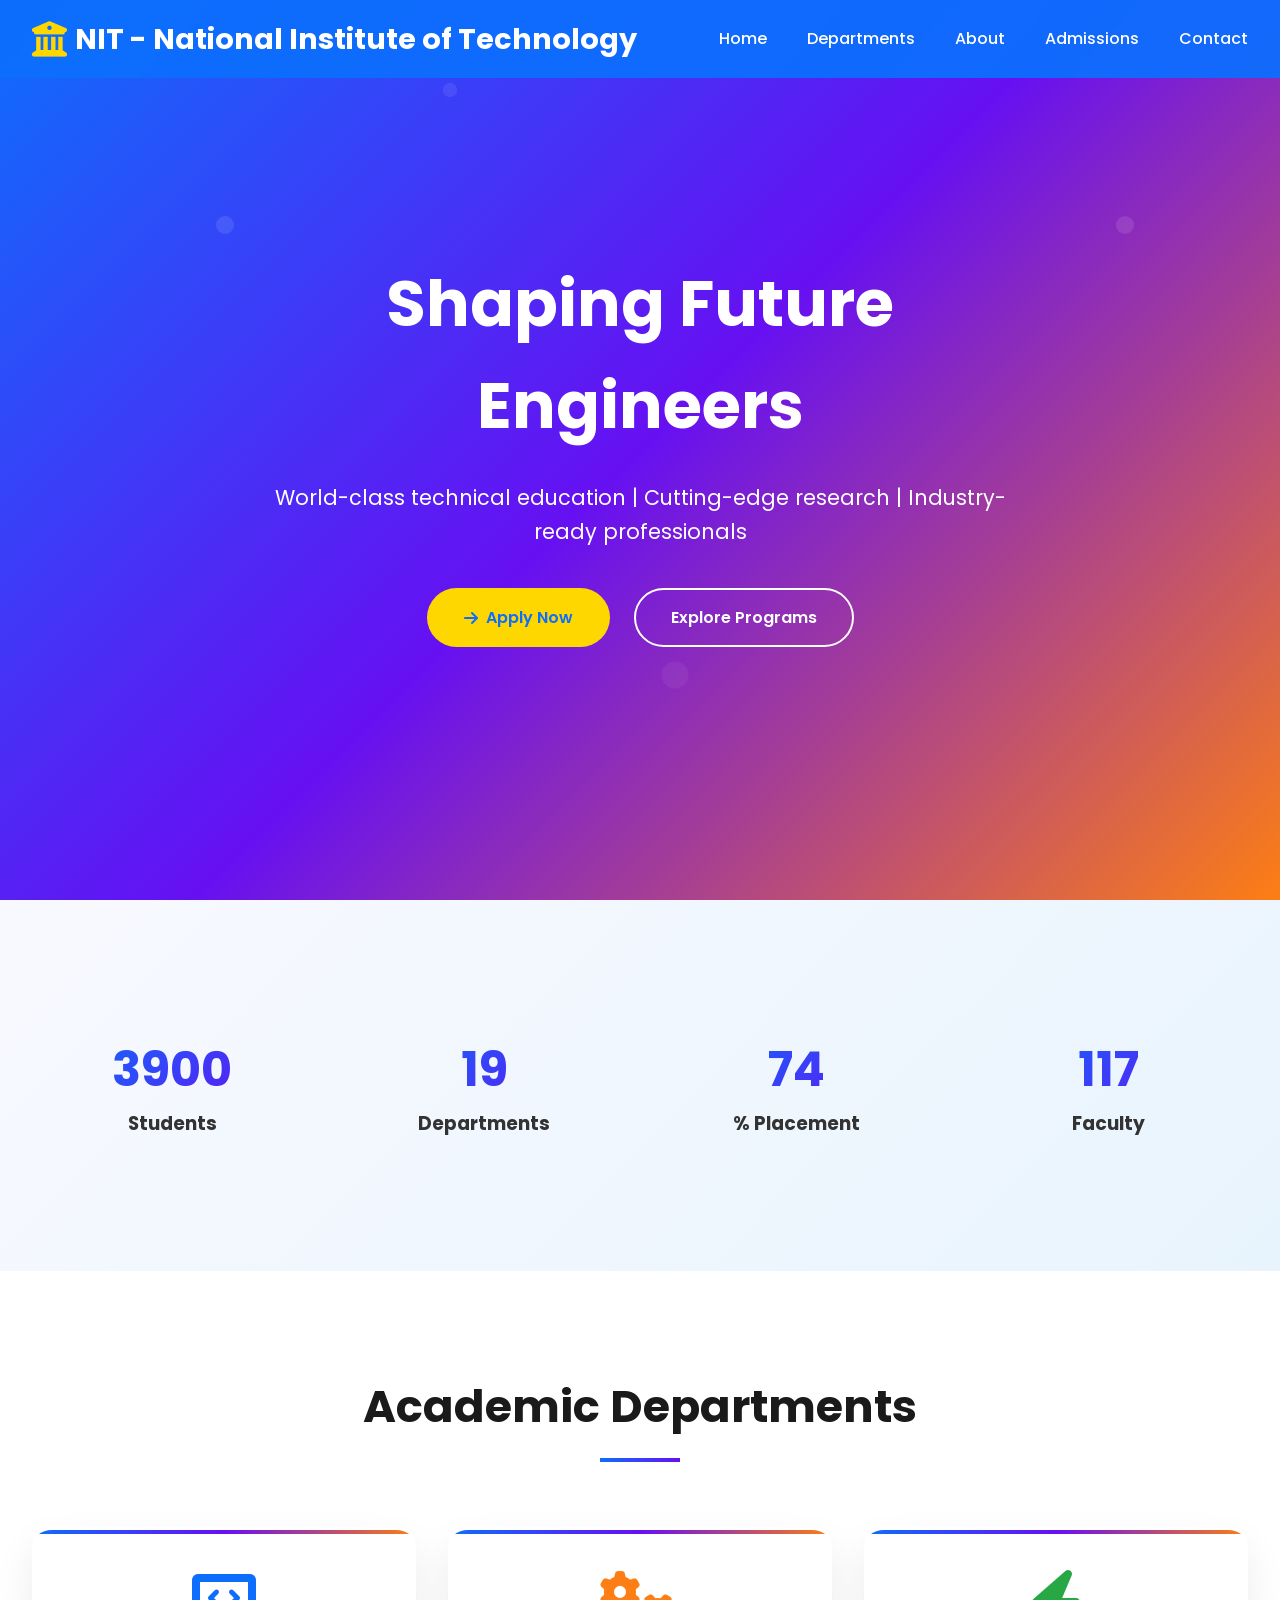
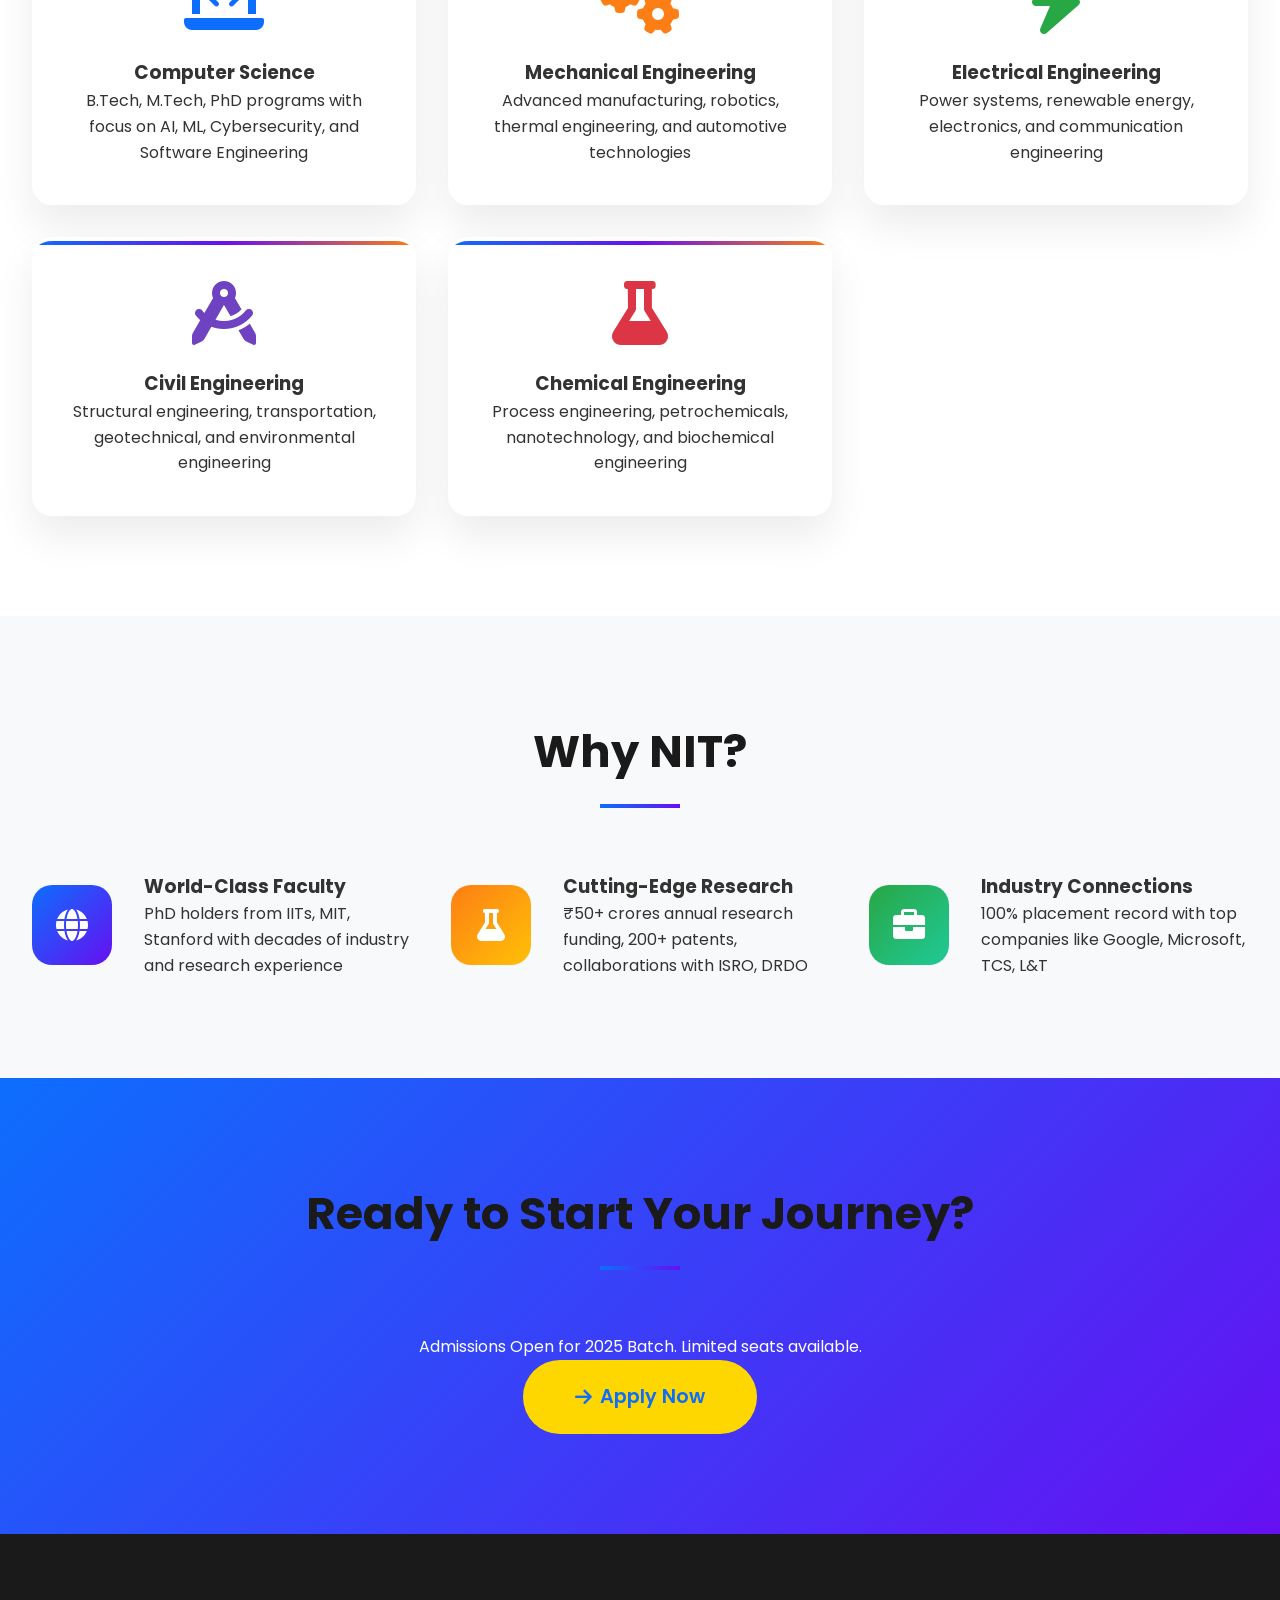
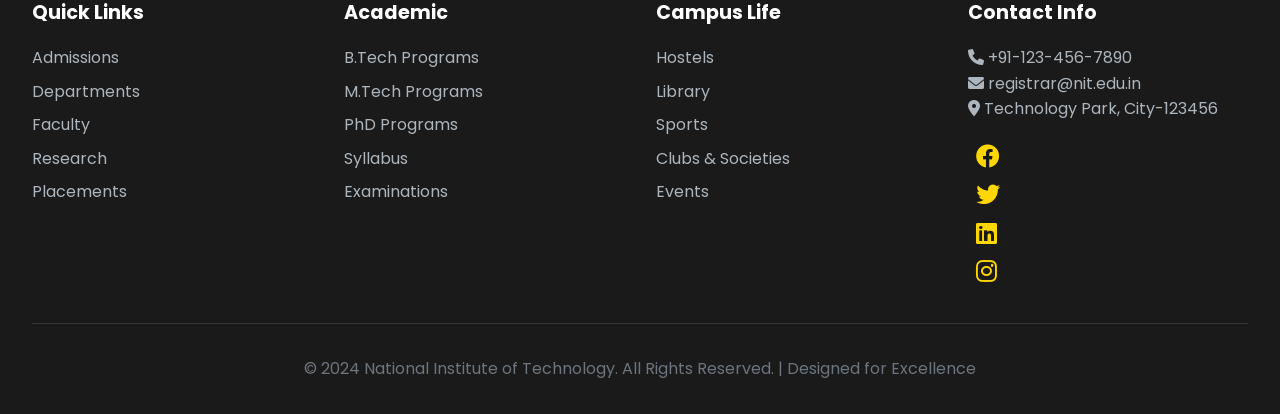
<file: academic.html>
<!DOCTYPE html>
<html lang="en">
<head>
    <meta charset="UTF-8">
    <meta name="viewport" content="width=device-width, initial-scale=1.0">
    <title>National Institute of Technology - Excellence in Engineering & Technology</title>
    <meta name="description" content="Premier technical institute offering world-class engineering education, research, and innovation.">
    <link href="https://cdnjs.cloudflare.com/ajax/libs/font-awesome/6.0.0/css/all.min.css" rel="stylesheet">
    <link href="https://fonts.googleapis.com/css2?family=Poppins:wght@300;400;500;600;700&display=swap" rel="stylesheet">
    <style>
        * {
            margin: 0;
            padding: 0;
            box-sizing: border-box;
        }

        body {
            font-family: 'Poppins', sans-serif;
            line-height: 1.6;
            color: #333;
            overflow-x: hidden;
        }

        /* Header */
        header {
            background: rgba(13, 110, 253, 0.95);
            color: white;
            padding: 1rem 0;
            position: fixed;
            width: 100%;
            top: 0;
            z-index: 1000;
            backdrop-filter: blur(10px);
            transition: all 0.3s ease;
        }

        nav {
            max-width: 1400px;
            margin: 0 auto;
            display: flex;
            justify-content: space-between;
            align-items: center;
            padding: 0 2rem;
        }

        .logo {
            font-size: 1.8rem;
            font-weight: 700;
            display: flex;
            align-items: center;
            gap: 0.5rem;
        }

        .logo i {
            font-size: 2.2rem;
            color: #ffd700;
        }

        .nav-links {
            display: flex;
            list-style: none;
            gap: 2.5rem;
        }

        .nav-links a {
            color: white;
            text-decoration: none;
            font-weight: 500;
            transition: all 0.3s;
            position: relative;
        }

        .nav-links a::after {
            content: '';
            position: absolute;
            width: 0;
            height: 2px;
            bottom: -5px;
            left: 0;
            background: #ffd700;
            transition: width 0.3s;
        }

        .nav-links a:hover::after {
            width: 100%;
        }

        .nav-links a:hover {
            color: #ffd700;
        }

        .hamburger {
            display: none;
            flex-direction: counter;
            cursor: pointer;
        }

        .hamburger span {
            width: 25px;
            height: 3px;
            background: white;
            margin: 3px 0;
            transition: 0.3s;
        }

        /* Hero Section */
        .hero {
            background: linear-gradient(135deg, #0d6efd 0%, #6610f2 50%, #fd7e14 100%);
            height: 100vh;
            display: flex;
            align-items: center;
            justify-content: center;
            text-align: center;
            color: white;
            position: relative;
            overflow: hidden;
        }

        .hero::before {
            content: '';
            position: absolute;
            top: 0;
            left: 0;
            right: 0;
            bottom: 0;
            background: url('data:image/svg+xml,<svg xmlns="http://www.w3.org/2000/svg" viewBox="0 0 100 100"><defs><pattern id="grain" width="100" height="100" patternUnits="userSpaceOnUse"><circle cx="25" cy="25" r="1" fill="%23ffffff" opacity="0.1"/><circle cx="75" cy="75" r="1.5" fill="%23ffffff" opacity="0.05"/><circle cx="50" cy="10" r="0.8" fill="%23ffffff" opacity="0.08"/></pattern></defs><rect width="100" height="100" fill="url(%23grain)"/></svg>');
            animation: float 20s ease-in-out infinite;
        }

        .hero-content {
            max-width: 800px;
            padding: 0 2rem;
            position: relative;
            z-index: 2;
        }

        .hero h1 {
            font-size: 4rem;
            font-weight: 700;
            margin-bottom: 1.5rem;
            animation: fadeInUp 1s ease;
        }

        .hero p {
            font-size: 1.3rem;
            margin-bottom: 2.5rem;
            animation: fadeInUp 1s ease 0.2s both;
        }

        .hero-buttons {
            display: flex;
            gap: 1.5rem;
            justify-content: center;
            flex-wrap: wrap;
            animation: fadeInUp 1s ease 0.4s both;
        }

        .btn {
            padding: 15px 35px;
            border-radius: 50px;
            text-decoration: none;
            font-weight: 600;
            transition: all 0.3s;
            border: 2px solid transparent;
            display: inline-flex;
            align-items: center;
            gap: 0.5rem;
        }

        .btn-primary {
            background: #ffd700;
            color: #0d6efd;
        }

        .btn-primary:hover {
            background: transparent;
            color: #ffd700;
            border-color: #ffd700;
            transform: translateY(-3px);
        }

        .btn-secondary {
            background: transparent;
            color: white;
            border-color: white;
        }

        .btn-secondary:hover {
            background: white;
            color: #0d6efd;
            transform: translateY(-3px);
        }

        /* Container */
        .container {
            max-width: 1400px;
            margin: 0 auto;
            padding: 0 2rem;
        }

        section {
            padding: 100px 0;
        }

        h2 {
            text-align: center;
            font-size: 2.8rem;
            font-weight: 700;
            margin-bottom: 4rem;
            color: #1a1a1a;
        }

        h2::after {
            content: '';
            display: block;
            width: 80px;
            height: 4px;
            background: linear-gradient(90deg, #0d6efd, #6610f2);
            margin: 1rem auto 0;
        }

        /* Stats Section */
        .stats {
            background: linear-gradient(135deg, #f8f9ff 0%, #e8f4fd 100%);
        }

        .stats-grid {
            display: grid;
            grid-template-columns: repeat(auto-fit, minmax(250px, 1fr));
            gap: 2rem;
            text-align: center;
        }

        .stat {
            padding: 2rem;
        }

        .stat-number {
            font-size: 3.5rem;
            font-weight: 700;
            background: linear-gradient(135deg, #0d6efd, #6610f2);
            -webkit-background-clip: text;
            -webkit-text-fill-color: transparent;
            background-clip: text;
            display: block;
        }

        /* Departments */
        .departments-grid {
            display: grid;
            grid-template-columns: repeat(auto-fit, minmax(320px, 1fr));
            gap: 2rem;
        }

        .department-card {
            background: white;
            border-radius: 20px;
            padding: 2.5rem;
            text-align: center;
            box-shadow: 0 20px 40px rgba(0,0,0,0.08);
            transition: all 0.4s ease;
            border-top: 4px solid transparent;
            position: relative;
            overflow: hidden;
        }

        .department-card::before {
            content: '';
            position: absolute;
            top: 0;
            left: 0;
            right: 0;
            height: 4px;
            background: linear-gradient(90deg, #0d6efd, #6610f2, #fd7e14);
        }

        .department-card:hover {
            transform: translateY(-15px);
            box-shadow: 0 30px 60px rgba(0,0,0,0.15);
        }

        .dept-icon {
            font-size: 4rem;
            margin-bottom: 1.5rem;
            display: block;
        }

        .computer { color: #0d6efd; }
        .mechanical { color: #fd7e14; }
        .electrical { color: #28a745; }
        .civil { color: #6f42c1; }
        .chemical { color: #dc3545; }

        /* Features */
        .features {
            background: #f8f9fa;
        }

        .features-grid {
            display: grid;
            grid-template-columns: repeat(auto-fit, minmax(300px, 1fr));
            gap: 2.5rem;
        }

        .feature {
            display: flex;
            align-items: center;
            gap: 2rem;
        }

        .feature-icon {
            width: 80px;
            height: 80px;
            border-radius: 20px;
            display: flex;
            align-items: center;
            justify-content: center;
            font-size: 2rem;
            color: white;
            flex-shrink: 0;
        }

        .feature-worldclass { background: linear-gradient(135deg, #0d6efd, #6610f2); }
        .feature-research { background: linear-gradient(135deg, #fd7e14, #ffc107); }
        .feature-industry { background: linear-gradient(135deg, #28a745, #20c997); }

        /* CTA Section */
        .cta {
            background: linear-gradient(135deg, #0d6efd 0%, #6610f2 100%);
            color: white;
            text-align: center;
        }

        .cta-content {
            max-width: 800px;
            margin: 0 auto;
        }

        /* Footer */
        footer {
            background: #1a1a1a;
            color: #adb5bd;
            padding: 4rem 0 2rem;
        }

        .footer-content {
            display: grid;
            grid-template-columns: repeat(auto-fit, minmax(250px, 1fr));
            gap: 2rem;
            margin-bottom: 2rem;
        }

        .footer-section h3 {
            color: white;
            margin-bottom: 1rem;
            font-size: 1.2rem;
        }

        .footer-section a {
            color: #adb5bd;
            text-decoration: none;
            display: block;
            margin-bottom: 0.5rem;
            transition: color 0.3s;
        }

        .footer-section a:hover {
            color: #ffd700;
        }

        .footer-bottom {
            border-top: 1px solid #333;
            padding-top: 2rem;
            text-align: center;
            color: #6c757d;
        }

        /* Animations */
        @keyframes fadeInUp {
            from {
                opacity: 0;
                transform: translateY(40px);
            }
            to {
                opacity: 1;
                transform: translateY(0);
            }
        }

        @keyframes float {
            0%, 100% { transform: translateY(0px); }
            50% { transform: translateY(-10px); }
        }

        /* Responsive */
        @media (max-width: 768px) {
            .hamburger {
                display: flex;
            }

            .nav-links {
                display: none;
                position: absolute;
                top: 100%;
                left: 0;
                width: 100%;
                background: rgba(13, 110, 253, 0.98);
                flex-direction: column;
                padding: 2rem;
                gap: 1rem;
            }

            .nav-links.active {
                display: flex;
            }

            .hero h1 {
                font-size: 2.5rem;
            }

            .hero-buttons {
                flex-direction: column;
                align-items: center;
            }

            .features-grid,
            .departments-grid {
                grid-template-columns: 1fr;
            }

            .feature {
                flex-direction: column;
                text-align: center;
            }
        }

        /* Counter Animation */
        .counter {
            font-size: 3rem !important;
        }
    </style>
</head>
<body>
    <!-- Header -->
    <header>
        <nav>
            <div class="logo">
                <i class="fas fa-university"></i>
                NIT - National Institute of Technology
            </div>
            <ul class="nav-links" id="navLinks">
                <li><a href="#home">Home</a></li>
                <li><a href="#departments">Departments</a></li>
                <li><a href="#about">About</a></li>
                <li><a href="#admissions">Admissions</a></li>
                <li><a href="#contact">Contact</a></li>
            </ul>
            <div class="hamburger" onclick="toggleMenu()">
                <span></span>
                <span></span>
                <span></span>
            </div>
        </nav>
    </header>

    <!-- Hero Section -->
    <section id="home" class="hero">
        <div class="hero-content">
            <h1>Shaping Future Engineers</h1>
            <p>World-class technical education | Cutting-edge research | Industry-ready professionals</p>
            <div class="hero-buttons">
                <a href="#admissions" class="btn btn-primary">
                    <i class="fas fa-arrow-right"></i>
                    Apply Now
                </a>
                <a href="#departments" class="btn btn-secondary">
                    Explore Programs
                </a>
            </div>
        </div>
    </section>

    <!-- Stats Section -->
    <section class="stats">
        <div class="container">
            <div class="stats-grid">
                <div class="stat">
                    <span class="stat-number counter" data-target="5000">0</span>
                    <h3>Students</h3>
                </div>
                <div class="stat">
                    <span class="stat-number counter" data-target="25">0</span>
                    <h3>Departments</h3>
                </div>
                <div class="stat">
                    <span class="stat-number counter" data-target="95">0</span>
                    <h3>% Placement</h3>
                </div>
                <div class="stat">
                    <span class="stat-number counter" data-target="150">0</span>
                    <h3>Faculty</h3>
                </div>
            </div>
        </div>
    </section>

    <!-- Departments Section -->
    <section id="departments">
        <div class="container">
            <h2>Academic Departments</h2>
            <div class="departments-grid">
                <div class="department-card">
                    <i class="fas fa-laptop-code dept-icon computer"></i>
                    <h3>Computer Science</h3>
                    <p>B.Tech, M.Tech, PhD programs with focus on AI, ML, Cybersecurity, and Software Engineering</p>
                </div>
                <div class="department-card">
                    <i class="fas fa-cogs dept-icon mechanical"></i>
                    <h3>Mechanical Engineering</h3>
                    <p>Advanced manufacturing, robotics, thermal engineering, and automotive technologies</p>
                </div>
                <div class="department-card">
                    <i class="fas fa-bolt dept-icon electrical"></i>
                    <h3>Electrical Engineering</h3>
                    <p>Power systems, renewable energy, electronics, and communication engineering</p>
                </div>
                <div class="department-card">
                    <i class="fas fa-drafting-compass dept-icon civil"></i>
                    <h3>Civil Engineering</h3>
                    <p>Structural engineering, transportation, geotechnical, and environmental engineering</p>
                </div>
                <div class="department-card">
                    <i class="fas fa-flask dept-icon chemical"></i>
                    <h3>Chemical Engineering</h3>
                    <p>Process engineering, petrochemicals, nanotechnology, and biochemical engineering</p>
                </div>
            </div>
        </div>
    </section>

    <!-- Features Section -->
    <section id="about" class="features">
        <div class="container">
            <h2>Why NIT?</h2>
            <div class="features-grid">
                <div class="feature">
                    <div class="feature-icon feature-worldclass">
                        <i class="fas fa-globe"></i>
                    </div>
                    <div>
                        <h3>World-Class Faculty</h3>
                        <p>PhD holders from IITs, MIT, Stanford with decades of industry and research experience</p>
                    </div>
                </div>
                <div class="feature">
                    <div class="feature-icon feature-research">
                        <i class="fas fa-flask"></i>
                    </div>
                    <div>
                        <h3>Cutting-Edge Research</h3>
                        <p>₹50+ crores annual research funding, 200+ patents, collaborations with ISRO, DRDO</p>
                    </div>
                </div>
                <div class="feature">
                    <div class="feature-icon feature-industry">
                        <i class="fas fa-briefcase"></i>
                    </div>
                    <div>
                        <h3>Industry Connections</h3>
                        <p>100% placement record with top companies like Google, Microsoft, TCS, L&T</p>
                    </div>
                </div>
            </div>
        </div>
    </section>

    <!-- CTA Section -->
    <section id="admissions" class="cta">
        <div class="container">
            <div class="cta-content">
                <h2>Ready to Start Your Journey?</h2>
                <p>Admissions Open for 2025 Batch. Limited seats available.</p>
                <a href="#contact" class="btn btn-primary" style="font-size: 1.2rem; padding: 20px 50px;">
                    <i class="fas fa-arrow-right"></i>
                    Apply Now
                </a>
            </div>
        </div>
    </section>

    <!-- Footer -->
    <footer id="contact">
        <div class="container">
            <div class="footer-content">
                <div class="footer-section">
                    <h3>Quick Links</h3>
                    <a href="#">Admissions</a>
                    <a href="#">Departments</a>
                    <a href="#">Faculty</a>
                    <a href="#">Research</a>
                    <a href="#">Placements</a>
                </div>
                <div class="footer-section">
                    <h3>Academic</h3>
                    <a href="#">B.Tech Programs</a>
                    <a href="#">M.Tech Programs</a>
                    <a href="#">PhD Programs</a>
                    <a href="#">Syllabus</a>
                    <a href="#">Examinations</a>
                </div>
                <div class="footer-section">
                    <h3>Campus Life</h3>
                    <a href="#">Hostels</a>
                    <a href="#">Library</a>
                    <a href="#">Sports</a>
                    <a href="#">Clubs & Societies</a>
                    <a href="#">Events</a>
                </div>
                <div class="footer-section">
                    <h3>Contact Info</h3>
                    <p><i class="fas fa-phone"></i> +91-123-456-7890</p>
                    <p><i class="fas fa-envelope"></i> registrar@nit.edu.in</p>
                    <p><i class="fas fa-map-marker-alt"></i> Technology Park, City-123456</p>
                    <div style="margin-top: 1rem;">
                        <a href="#" style="color: #ffd700; font-size: 1.5rem; margin: 0 0.5rem;"><i class="fab fa-facebook"></i></a>
                        <a href="#" style="color: #ffd700; font-size: 1.5rem; margin: 0 0.5rem;"><i class="fab fa-twitter"></i></a>
                        <a href="#" style="color: #ffd700; font-size: 1.5rem; margin: 0 0.5rem;"><i class="fab fa-linkedin"></i></a>
                        <a href="#" style="color: #ffd700; font-size: 1.5rem; margin: 0 0.5rem;"><i class="fab fa-instagram"></i></a>
                    </div>
                </div>
            </div>
            <div class="footer-bottom">
                <p>&copy; 2024 National Institute of Technology. All Rights Reserved. | Designed for Excellence</p>
            </div>
        </div>
    </footer>

    <script>
        // Mobile menu toggle
        function toggleMenu() {
            const navLinks = document.getElementById('navLinks');
            navLinks.classList.toggle('active');
        }

        // Smooth scrolling
        document.querySelectorAll('a[href^="#"]').forEach(anchor => {
            anchor.addEventListener('click', function (e) {
                e.preventDefault();
                const target = document.querySelector(this.getAttribute('href'));
                if (target) {
                    target.scrollIntoView({
                        behavior: 'smooth',
                        block: 'start'
                    });
                }
            });
        });

        // Navbar scroll effect
        window.addEventListener('scroll', () => {
            const header = document.querySelector('header');
            if (window.scrollY > 100) {
                header.style.background = 'rgba(13, 110, 253, 0.98)';
            } else {
                header.style.background = 'rgba(13, 110, 253, 0.95)';
            }
        });

        // Counter animation
        function animateCounters() {
            const counters = document.querySelectorAll('.counter');
            counters.forEach(counter => {
                const target = +counter.getAttribute('data-target');
                const increment = target / 100;
                let current = 0;
                
                const updateCounter = () => {
                    if (current < target) {
                        current += increment;
                        counter.textContent = Math.floor(current);
                        setTimeout(updateCounter, 20);
                    } else {
                        counter.textContent = target;
                    }
                };
                updateCounter();
            });
        }

        // Trigger counters when stats section is visible
        const statsObserver = new IntersectionObserver((entries) => {
            entries.forEach(entry => {
                if (entry.isIntersecting) {
                    animateCounters();
                    statsObserver.unobserve(entry.target);
                }
            });
        });

        statsObserver.observe(document.querySelector('.stats'));

        // Parallax effect for hero
        window.addEventListener('scroll', () => {
            const scrolled = window.pageYOffset;
            const hero = document.querySelector('.hero');
            const speed = scrolled * 0.5;
            hero.style.transform = `translateY(${speed}px)`;
        });
    </script>
</body>
</html>
</file>
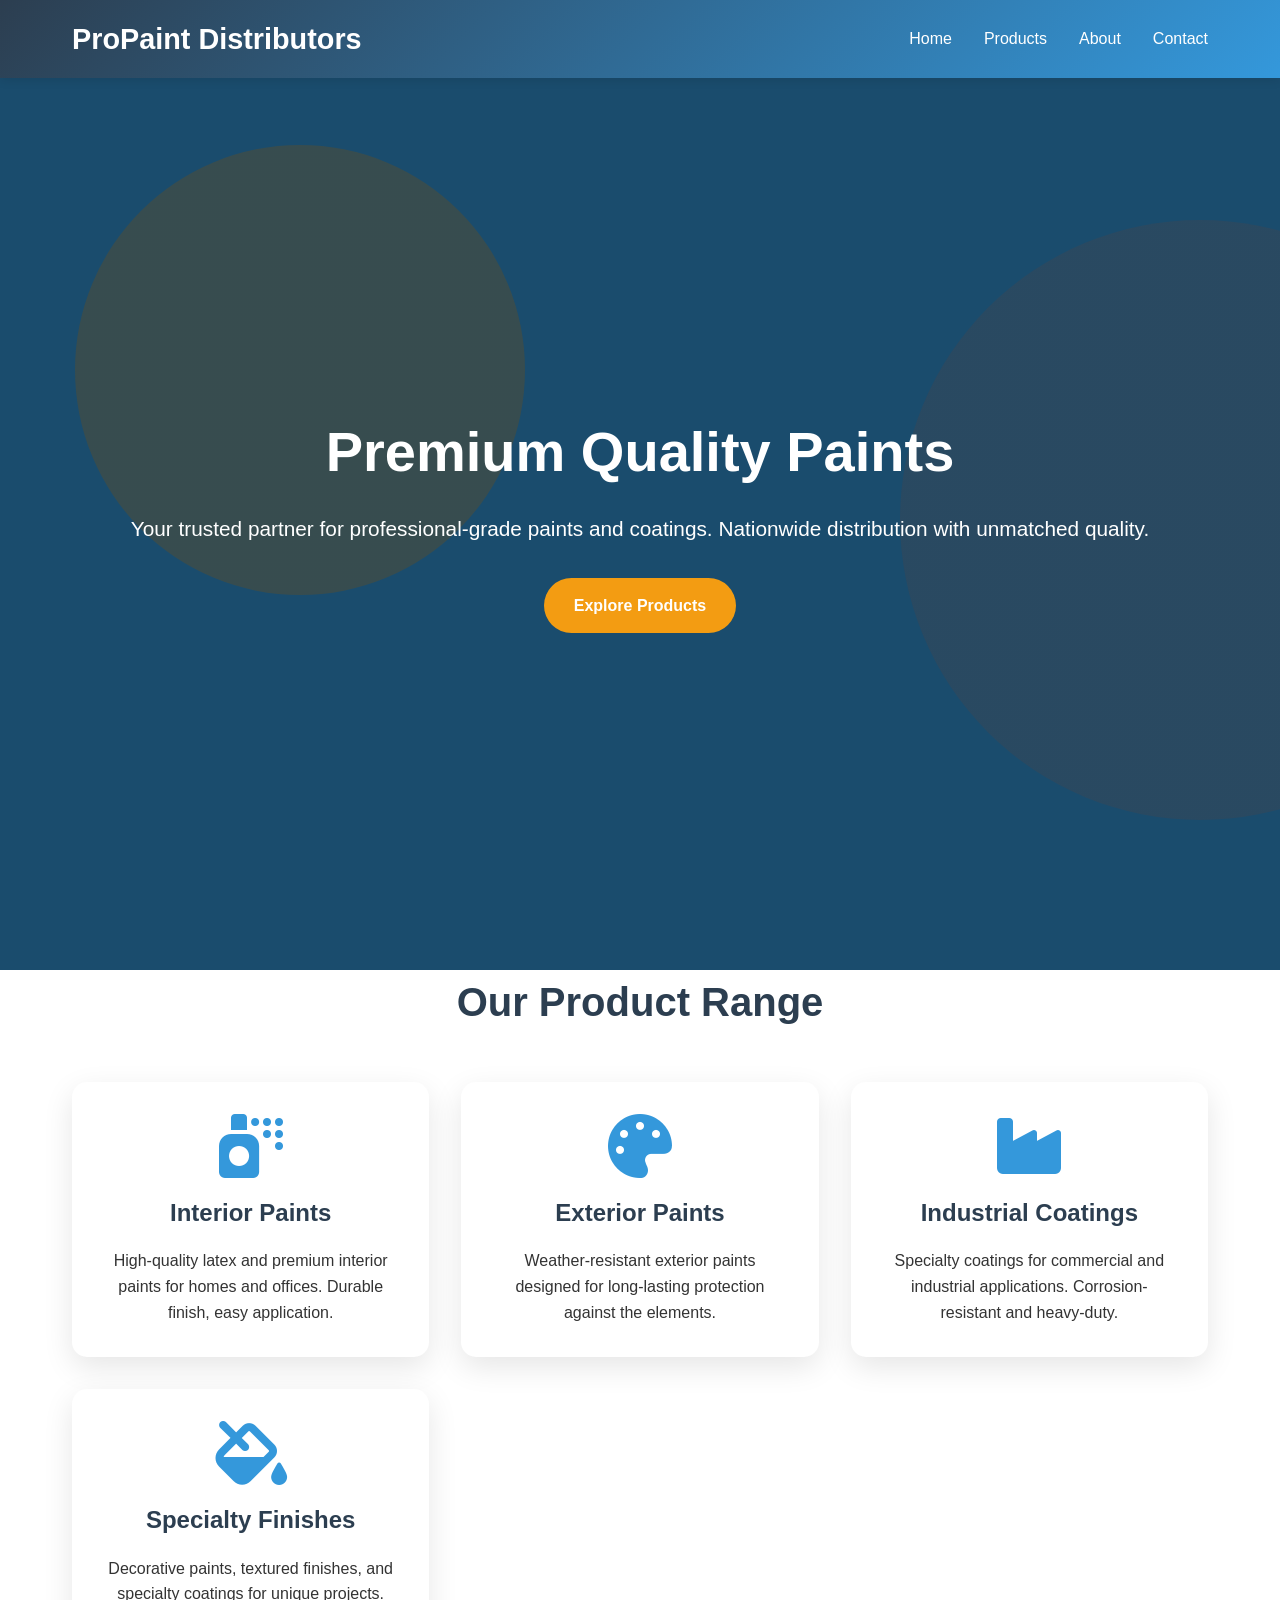
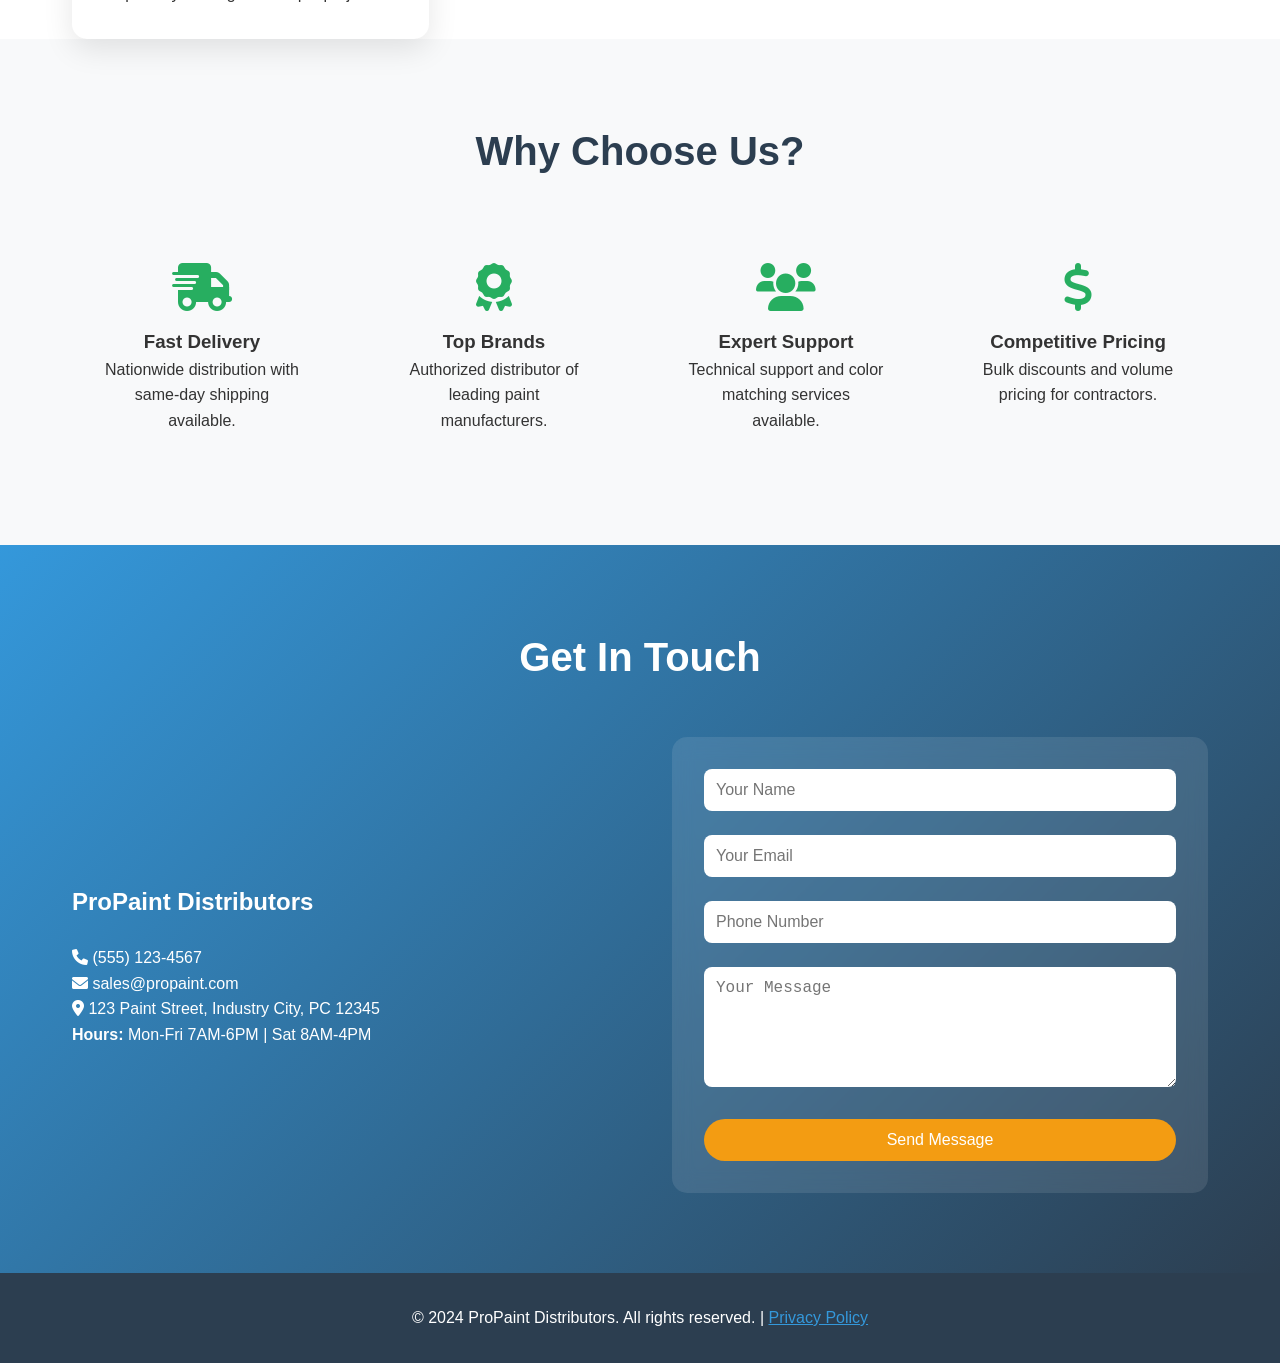
<file: home.html>
<!DOCTYPE html>
<html lang="en">
<head>
    <meta charset="UTF-8">
    <meta name="viewport" content="width=device-width, initial-scale=1.0">
    <title>ProPaint Distributors - Premium Quality Paints</title>
    <link href="https://cdnjs.cloudflare.com/ajax/libs/font-awesome/6.0.0/css/all.min.css" rel="stylesheet">
    <style>
        * {
            margin: 0;
            padding: 0;
            box-sizing: border-box;
        }

        body {
            font-family: 'Segoe UI', Tahoma, Geneva, Verdana, sans-serif;
            line-height: 1.6;
            color: #333;
        }

        /* Header */
        header {
            background: linear-gradient(135deg, #2c3e50 0%, #3498db 100%);
            color: white;
            padding: 1rem 0;
            position: fixed;
            width: 100%;
            top: 0;
            z-index: 1000;
            box-shadow: 0 2px 10px rgba(0,0,0,0.1);
        }

        nav {
            max-width: 1200px;
            margin: 0 auto;
            display: flex;
            justify-content: space-between;
            align-items: center;
            padding: 0 2rem;
        }

        .logo {
            font-size: 1.8rem;
            font-weight: bold;
        }

        .nav-links {
            display: flex;
            list-style: none;
            gap: 2rem;
        }

        .nav-links a {
            color: white;
            text-decoration: none;
            transition: color 0.3s;
        }

        .nav-links a:hover {
            color: #f39c12;
        }

        .hamburger {
            display: none;
            flex-direction: column;
            cursor: pointer;
        }

        .hamburger span {
            width: 25px;
            height: 3px;
            background: white;
            margin: 3px 0;
            transition: 0.3s;
        }

        /* Hero Section */
        .hero {
            background: linear-gradient(rgba(0,0,0,0.5), rgba(0,0,0,0.5)), url('data:image/svg+xml,<svg xmlns="http://www.w3.org/2000/svg" viewBox="0 0 1200 600"><rect fill="%233498db" width="1200" height="600"/><circle fill="%23f39c12" opacity="0.3" cx="200" cy="200" r="150"/><circle fill="%23e74c" opacity="0.2" cx="800" cy="300" r="200"/><circle fill="%2327ae60" opacity="0.3" cx="1000" cy="150" r="100"/></svg>');
            background-size: cover;
            height: 100vh;
            display: flex;
            align-items: center;
            justify-content: center;
            text-align: center;
            color: white;
            margin-top: 70px;
        }

        .hero-content h1 {
            font-size: 3.5rem;
            margin-bottom: 1rem;
            animation: fadeInUp 1s ease;
        }

        .hero-content p {
            font-size: 1.3rem;
            margin-bottom: 2rem;
            animation: fadeInUp 1s ease 0.2s both;
        }

        .cta-button {
            display: inline-block;
            background: #f39c12;
            color: white;
            padding: 15px 30px;
            text-decoration: none;
            border-radius: 50px;
            font-weight: bold;
            transition: all 0.3s;
            animation: fadeInUp 1s ease 0.4s both;
        }

        .cta-button:hover {
            background: #e67e22;
            transform: translateY(-3px);
            box-shadow: 0 10px 20px rgba(243,156,18,0.3);
        }

        /* Sections */
        .container {
            max-width: 1200px;
            margin: 0 auto;
            padding: 0 2rem;
        }

        section {
            padding: 80px 0;
        }

        h2 {
            text-align: center;
            font-size: 2.5rem;
            margin-bottom: 3rem;
            color: #2c3e50;
        }

        /* Products */
        .products-grid {
            display: grid;
            grid-template-columns: repeat(auto-fit, minmax(300px, 1fr));
            gap: 2rem;
            margin-top: 3rem;
        }

        .product-card {
            background: white;
            border-radius: 15px;
            padding: 2rem;
            text-align: center;
            box-shadow: 0 10px 30px rgba(0,0,0,0.1);
            transition: transform 0.3s, box-shadow 0.3s;
        }

        .product-card:hover {
            transform: translateY(-10px);
            box-shadow: 0 20px 40px rgba(0,0,0,0.15);
        }

        .product-card i {
            font-size: 4rem;
            color: #3498db;
            margin-bottom: 1rem;
        }

        .product-card h3 {
            font-size: 1.5rem;
            margin-bottom: 1rem;
            color: #2c3e50;
        }

        /* Features */
        .features {
            background: #f8f9fa;
        }

        .features-grid {
            display: grid;
            grid-template-columns: repeat(auto-fit, minmax(250px, 1fr));
            gap: 2rem;
        }

        .feature {
            text-align: center;
            padding: 2rem;
        }

        .feature i {
            font-size: 3rem;
            color: #27ae60;
            margin-bottom: 1rem;
        }

        /* Contact */
        .contact {
            background: linear-gradient(135deg, #3498db 0%, #2c3e50 100%);
            color: white;
        }

        .contact-content {
            display: grid;
            grid-template-columns: 1fr 1fr;
            gap: 4rem;
            align-items: center;
        }

        .contact-info h3 {
            margin-bottom: 1.5rem;
            font-size: 1.5rem;
        }

        .contact-form {
            background: rgba(255,255,255,0.1);
            padding: 2rem;
            border-radius: 15px;
            backdrop-filter: blur(10px);
        }

        .form-group {
            margin-bottom: 1.5rem;
        }

        .form-group input,
        .form-group textarea {
            width: 100%;
            padding: 12px;
            border: none;
            border-radius: 8px;
            font-size: 1rem;
        }

        .form-group textarea {
            height: 120px;
            resize: vertical;
        }

        .submit-btn {
            background: #f39c12;
            color: white;
            padding: 12px 30px;
            border: none;
            border-radius: 25px;
            font-size: 1rem;
            cursor: pointer;
            transition: background 0.3s;
            width: 100%;
        }

        .submit-btn:hover {
            background: #e67e22;
        }

        /* Footer */
        footer {
            background: #2c3e50;
            color: white;
            text-align: center;
            padding: 2rem 0;
        }

        /* Animations */
        @keyframes fadeInUp {
            from {
                opacity: 0;
                transform: translateY(30px);
            }
            to {
                opacity: 1;
                transform: translateY(0);
            }
        }

        /* Responsive */
        @media (max-width: 768px) {
            .hamburger {
                display: flex;
            }

            .nav-links {
                display: none;
                position: absolute;
                top: 100%;
                left: 0;
                width: 100%;
                background: #2c3e50;
                flex-direction: column;
                padding: 1rem;
            }

            .nav-links.active {
                display: flex;
            }

            .hero-content h1 {
                font-size: 2.5rem;
            }

            .contact-content {
                grid-template-columns: 1fr;
                gap: 2rem;
            }

            section {
                padding: 60px 0;
            }
        }
    </style>
</head>
<body>
    <!-- Header -->
    <header>
        <nav>
            <div class="logo">ProPaint Distributors</div>
            <ul class="nav-links">
                <li><a href="#home">Home</a></li>
                <li><a href="#products">Products</a></li>
                <li><a href="#about">About</a></li>
                <li><a href="#contact">Contact</a></li>
            </ul>
            <div class="hamburger" onclick="toggleMenu()">
                <span></span>
                <span></span>
                <span></span>
            </div>
        </nav>
    </header>

    <!-- Hero Section -->
    <section id="home" class="hero">
        <div class="hero-content">
            <h1>Premium Quality Paints</h1>
            <p>Your trusted partner for professional-grade paints and coatings. Nationwide distribution with unmatched quality.</p>
            <a href="#products" class="cta-button">Explore Products</a>
        </div>
    </section>

    <!-- Products Section -->
    <section id="products" class="container">
        <h2>Our Product Range</h2>
        <div class="products-grid">
            <div class="product-card">
                <i class="fas fa-spray-can"></i>
                <h3>Interior Paints</h3>
                <p>High-quality latex and premium interior paints for homes and offices. Durable finish, easy application.</p>
            </div>
            <div class="product-card">
                <i class="fas fa-palette"></i>
                <h3>Exterior Paints</h3>
                <p>Weather-resistant exterior paints designed for long-lasting protection against the elements.</p>
            </div>
            <div class="product-card">
                <i class="fas fa-industry"></i>
                <h3>Industrial Coatings</h3>
                <p>Specialty coatings for commercial and industrial applications. Corrosion-resistant and heavy-duty.</p>
            </div>
            <div class="product-card">
                <i class="fas fa-fill-drip"></i>
                <h3>Specialty Finishes</h3>
                <p>Decorative paints, textured finishes, and specialty coatings for unique projects.</p>
            </div>
        </div>
    </section>

    <!-- Features Section -->
    <section id="about" class="features">
        <div class="container">
            <h2>Why Choose Us?</h2>
            <div class="features-grid">
                <div class="feature">
                    <i class="fas fa-truck-fast"></i>
                    <h3>Fast Delivery</h3>
                    <p>Nationwide distribution with same-day shipping available.</p>
                </div>
                <div class="feature">
                    <i class="fas fa-award"></i>
                    <h3>Top Brands</h3>
                    <p>Authorized distributor of leading paint manufacturers.</p>
                </div>
                <div class="feature">
                    <i class="fas fa-users"></i>
                    <h3>Expert Support</h3>
                    <p>Technical support and color matching services available.</p>
                </div>
                <div class="feature">
                    <i class="fas fa-dollar-sign"></i>
                    <h3>Competitive Pricing</h3>
                    <p>Bulk discounts and volume pricing for contractors.</p>
                </div>
            </div>
        </div>
    </section>

    <!-- Contact Section -->
    <section id="contact" class="contact">
        <div class="container">
            <h2 style="color: white; margin-bottom: 3rem;">Get In Touch</h2>
            <div class="contact-content">
                <div class="contact-info">
                    <h3>ProPaint Distributors</h3>
                    <p><i class="fas fa-phone"></i> (555) 123-4567</p>
                    <p><i class="fas fa-envelope"></i> sales@propaint.com</p>
                    <p><i class="fas fa-map-marker-alt"></i> 123 Paint Street, Industry City, PC 12345</p>
                    <p><strong>Hours:</strong> Mon-Fri 7AM-6PM | Sat 8AM-4PM</p>
                </div>
                <form class="contact-form">
                    <div class="form-group">
                        <input type="text" placeholder="Your Name" required>
                    </div>
                    <div class="form-group">
                        <input type="email" placeholder="Your Email" required>
                    </div>
                    <div class="form-group">
                        <input type="tel" placeholder="Phone Number">
                    </div>
                    <div class="form-group">
                        <textarea placeholder="Your Message" required></textarea>
                    </div>
                    <button type="submit" class="submit-btn">Send Message</button>
                </form>
            </div>
        </div>
    </section>

    <!-- Footer -->
    <footer>
        <div class="container">
            <p>&copy; 2024 ProPaint Distributors. All rights reserved. | <a href="#" style="color: #3498db;">Privacy Policy</a></p>
        </div>
    </footer>

    <script>
        // Mobile menu toggle
        function toggleMenu() {
            const navLinks = document.querySelector('.nav-links');
            navLinks.classList.toggle('active');
        }

        // Smooth scrolling
        document.querySelectorAll('a[href^="#"]').forEach(anchor => {
            anchor.addEventListener('click', function (e) {
                e.preventDefault();
                const target = document.querySelector(this.getAttribute('href'));
                if (target) {
                    target.scrollIntoView({
                        behavior: 'smooth',
                        block: 'start'
                    });
                }
            });
        });

        // Form submission
        document.querySelector('.contact-form').addEventListener('submit', function(e) {
            e.preventDefault();
            alert('Thank you for your message! We will get back to you soon.');
            this.reset();
        });

        // Navbar background on scroll
        window.addEventListener('scroll', function() {
            const header = document.querySelector('header');
            if (window.scrollY > 100) {
                header.style.background = 'rgba(44, 62, 80, 0.95)';
                header.style.backdropFilter = 'blur(10px)';
            } else {
                header.style.background = 'linear-gradient(135deg, #2c3e50 0%, #3498db 100%)';
                header.style.backdropFilter = 'none';
            }
        });
    </script>
</body>
</html>
</file>
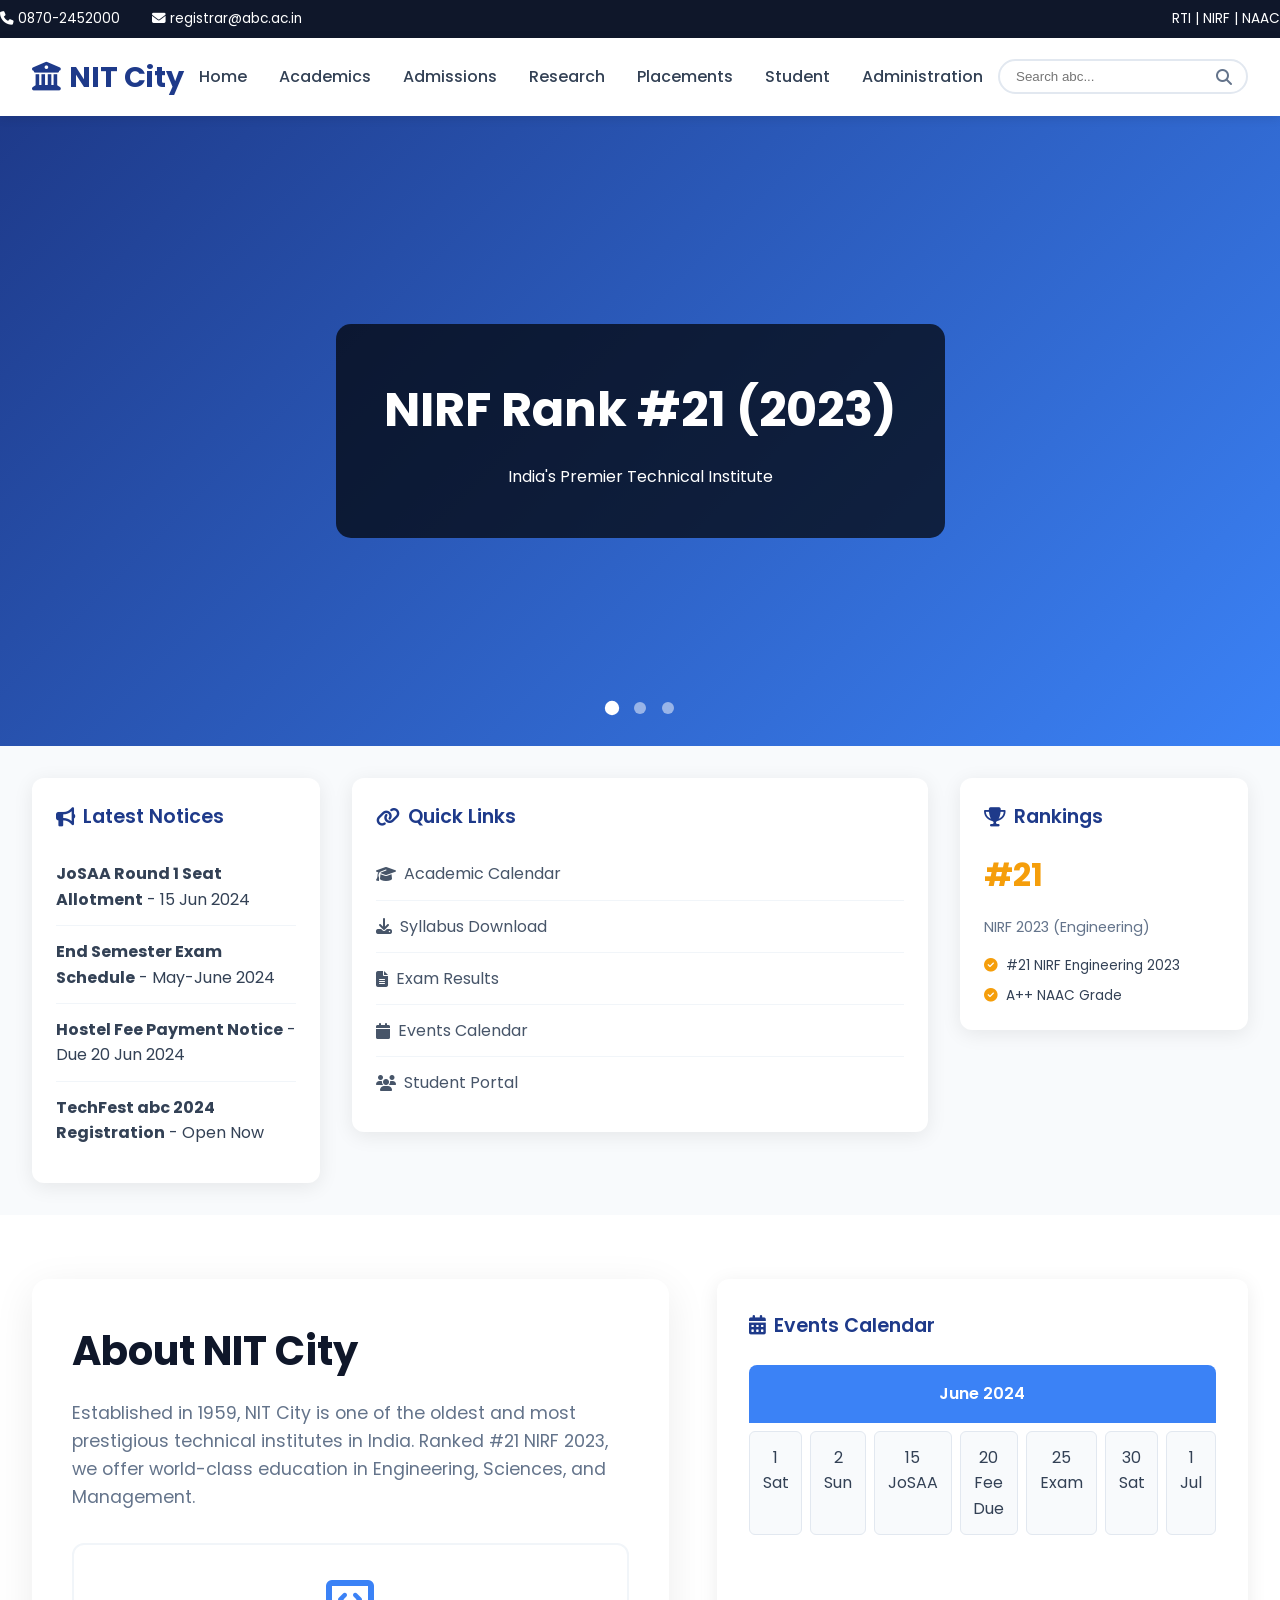
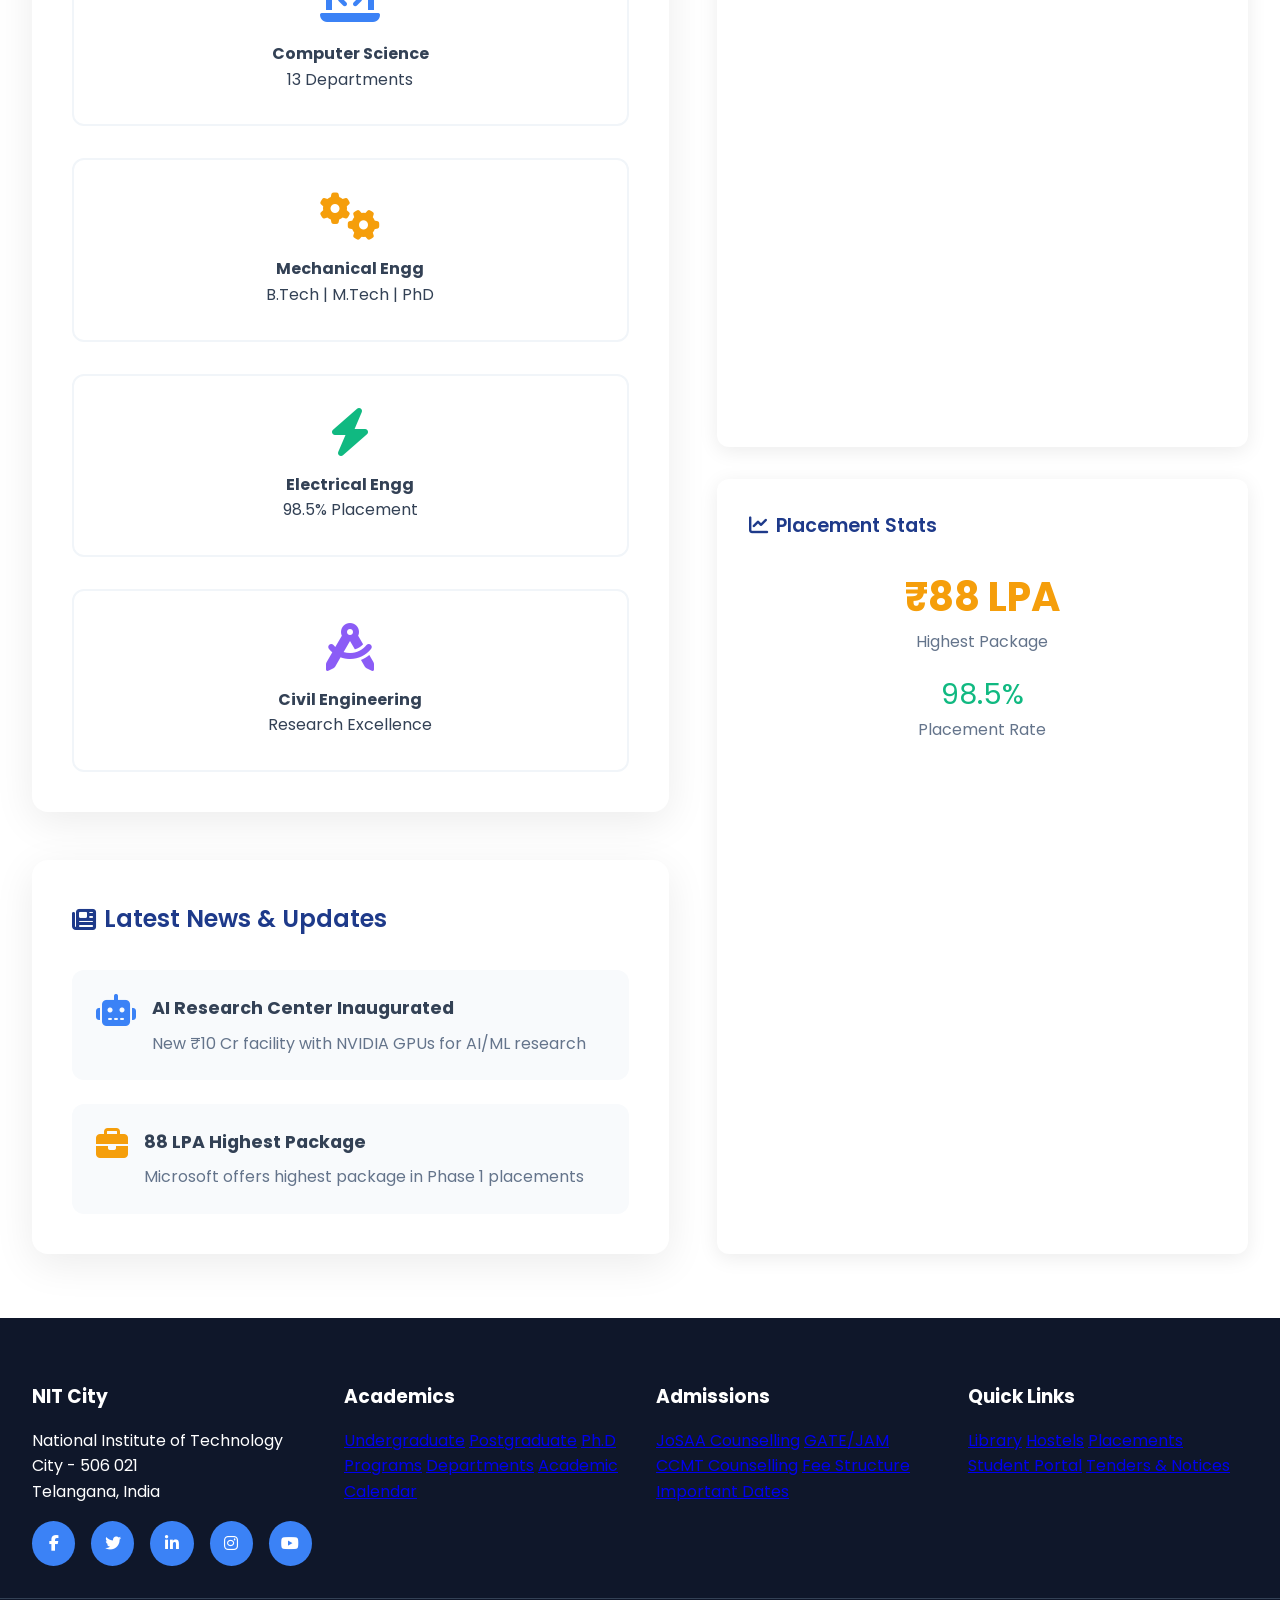
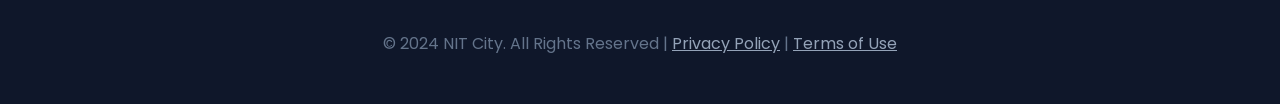
<file: nit2.html>
<!DOCTYPE html>
<html lang="en">
<head>
    <meta charset="UTF-8">
    <meta name="viewport" content="width=device-width, initial-scale=1.0">
    <title>National Institute of Technology City | abc</title>
    <meta name="description" content="NIT City - Premier Technical Institute of India. Ranked #21 NIRF 2023. Excellence in Engineering Education & Research.">
    <link href="https://cdnjs.cloudflare.com/ajax/libs/font-awesome/6.4.0/css/all.min.css" rel="stylesheet">
    <link href="https://fonts.googleapis.com/css2?family=Poppins:wght@300;400;500;600;700&display=swap" rel="stylesheet">
    <style>
        :root {
            --primary: #1e3a8a;
            --secondary: #3b82f6;
            --accent: #f59e0b;
            --dark: #0f172a;
            --light: #f8fafc;
        }

        * {
            margin: 0;
            padding: 0;
            box-sizing: border-box;
        }

        body {
            font-family: 'Poppins', sans-serif;
            line-height: 1.6;
            color: #334155;
        }

        /* Header */
        .header-top {
            background: var(--dark);
            color: white;
            padding: 0.5rem 0;
            font-size: 0.85rem;
        }

        .header-top .container {
            display: flex;
            justify-content: space-between;
            align-items: center;
        }

        .header-top .contact-info {
            display: flex;
            gap: 2rem;
        }

        .header-top a {
            color: white;
            text-decoration: none;
        }

        .main-header {
            background: white;
            box-shadow: 0 2px 10px rgba(0,0,0,0.1);
            position: sticky;
            top: 0;
            z-index: 1000;
        }

        .navbar {
            max-width: 1400px;
            margin: 0 auto;
            padding: 1rem 2rem;
            display: flex;
            justify-content: space-between;
            align-items: center;
        }

        .logo {
            font-size: 1.8rem;
            font-weight: 700;
            color: var(--primary);
            display: flex;
            align-items: center;
            gap: 0.5rem;
        }

        .nav-menu {
            display: flex;
            list-style: none;
            gap: 2rem;
            align-items: center;
        }

        .nav-menu a {
            color: #334155;
            text-decoration: none;
            font-weight: 500;
            transition: color 0.3s;
        }

        .nav-menu a:hover {
            color: var(--secondary);
        }

        .search-box {
            position: relative;
            display: flex;
            align-items: center;
        }

        .search-box input {
            padding: 0.5rem 2.5rem 0.5rem 1rem;
            border: 2px solid #e2e8f0;
            border-radius: 25px;
            width: 250px;
            outline: none;
            transition: all 0.3s;
        }

        .search-box input:focus {
            border-color: var(--secondary);
            width: 300px;
        }

        .search-box i {
            position: absolute;
            right: 1rem;
            color: #64748b;
        }

        .mobile-menu {
            display: none;
            flex-direction: column;
            cursor: pointer;
        }

        /* Hero Slider */
        .hero {
            position: relative;
            height: 70vh;
            overflow: hidden;
        }

        .slider {
            position: relative;
            height: 100%;
            display: flex;
        }

        .slide {
            min-width: 100%;
            height: 100%;
            background-size: cover;
            background-position: center;
            position: relative;
            display: flex;
            align-items: center;
            justify-content: center;
            color: white;
        }

        .slide-content {
            background: rgba(0,0,0,0.7);
            padding: 3rem;
            border-radius: 15px;
            text-align: center;
            max-width: 800px;
        }

        .slide h2 {
            font-size: 3rem;
            margin-bottom: 1rem;
        }

        .slider-nav {
            position: absolute;
            bottom: 2rem;
            left: 50%;
            transform: translateX(-50%);
            display: flex;
            gap: 1rem;
        }

        .slider-dot {
            width: 12px;
            height: 12px;
            border-radius: 50%;
            background: rgba(255,255,255,0.5);
            cursor: pointer;
            transition: all 0.3s;
        }

        .slider-dot.active {
            background: white;
            transform: scale(1.2);
        }

        /* Notices & Quick Links */
        .quick-section {
            background: var(--light);
            padding: 2rem 0;
        }

        .quick-grid {
            max-width: 1400px;
            margin: 0 auto;
            padding: 0 2rem;
            display: grid;
            grid-template-columns: 1fr 2fr 1fr;
            gap: 2rem;
            align-items: start;
        }

        .notices, .quick-links {
            background: white;
            padding: 1.5rem;
            border-radius: 12px;
            box-shadow: 0 4px 20px rgba(0,0,0,0.08);
        }

        .section-title {
            font-size: 1.2rem;
            font-weight: 600;
            color: var(--primary);
            margin-bottom: 1rem;
            display: flex;
            align-items: center;
            gap: 0.5rem;
        }

        .notice-item, .quick-item {
            padding: 0.8rem 0;
            border-bottom: 1px solid #f1f5f9;
            transition: all 0.3s;
        }

        .notice-item:last-child, .quick-item:last-child {
            border-bottom: none;
        }

        .notice-item:hover {
            background: #f8fafc;
            padding-left: 1rem;
        }

        .quick-item a {
            color: #475569;
            text-decoration: none;
            display: flex;
            align-items: center;
            gap: 0.5rem;
        }

        .quick-item a:hover {
            color: var(--secondary);
        }

        /* Main Content Grid */
        .main-content {
            max-width: 1400px;
            margin: 4rem auto;
            padding: 0 2rem;
            display: grid;
            grid-template-columns: 2fr 1fr;
            gap: 3rem;
        }

        .content-main {
            display: grid;
            gap: 3rem;
        }

        .card {
            background: white;
            border-radius: 16px;
            padding: 2.5rem;
            box-shadow: 0 10px 40px rgba(0,0,0,0.08);
            transition: all 0.3s;
        }

        .card:hover {
            transform: translateY(-5px);
            box-shadow: 0 20px 60px rgba(0,0,0,0.12);
        }

        .h1-title {
            font-size: 2.5rem;
            font-weight: 700;
            color: var(--dark);
            margin-bottom: 1rem;
        }

        /* Departments Grid */
        .departments-grid {
            display: grid;
            grid-template-columns: repeat(auto-fit, minmax(280px, 1fr));
            gap: 2rem;
            margin-top: 2rem;
        }

        .dept-card {
            text-align: center;
            padding: 2rem;
            border: 2px solid #f1f5f9;
            border-radius: 12px;
            transition: all 0.3s;
        }

        .dept-card:hover {
            border-color: var(--secondary);
            background: var(--light);
        }

        .dept-icon {
            font-size: 3rem;
            margin-bottom: 1rem;
        }

        /* Sidebar */
        .sidebar {
            display: grid;
            gap: 2rem;
        }

        .sidebar-card {
            background: white;
            padding: 2rem;
            border-radius: 12px;
            box-shadow: 0 4px 20px rgba(0,0,0,0.08);
        }

        /* Events Calendar */
        .calendar {
            display: grid;
            grid-template-columns: repeat(7, 1fr);
            gap: 0.5rem;
            text-align: center;
        }

        .calendar-header {
            grid-column: 1 / -1;
            background: var(--secondary);
            color: white;
            padding: 1rem;
            border-radius: 8px 8px 0 0;
            font-weight: 600;
        }

        .calendar-day {
            padding: 0.8rem;
            border: 1px solid #e2e8f0;
            border-radius: 6px;
            background: var(--light);
            transition: all 0.3s;
        }

        .calendar-day:hover {
            background: var(--secondary);
            color: white;
        }

        /* Footer */
        footer {
            background: var(--dark);
            color: white;
            padding: 4rem 0 2rem;
            margin-top: 4rem;
        }

        .footer-grid {
            max-width: 1400px;
            margin: 0 auto 2rem;
            padding: 0 2rem;
            display: grid;
            grid-template-columns: repeat(auto-fit, minmax(250px, 1fr));
            gap: 2rem;
        }

        .footer-section h3 {
            color: white;
            margin-bottom: 1rem;
        }

        .social-links {
            display: flex;
            gap: 1rem;
            margin-top: 1rem;
        }

        .social-links a {
            width: 45px;
            height: 45px;
            border-radius: 50%;
            background: var(--secondary);
            color: white;
            display: flex;
            align-items: center;
            justify-content: center;
            text-decoration: none;
            transition: all 0.3s;
        }

        .social-links a:hover {
            background: var(--accent);
            transform: translateY(-3px);
        }

        /* Responsive */
        @media (max-width: 1024px) {
            .quick-grid {
                grid-template-columns: 1fr;
            }

            .main-content {
                grid-template-columns: 1fr;
            }
        }

        @media (max-width: 768px) {
            .nav-menu {
                display: none;
            }

            .mobile-menu {
                display: flex;
            }

            .search-box input {
                width: 200px;
            }

            .slide h2 {
                font-size: 2rem;
            }
        }
    </style>
</head>
<body>
    <!-- Header Top -->
    <div class="header-top">
        <div class="container">
            <div class="contact-info">
                <a href="tel:+918702452000"><i class="fas fa-phone"></i> 0870-2452000</a>
                <a href="mailto:registrar@abc.ac.in"><i class="fas fa-envelope"></i> registrar@abc.ac.in</a>
            </div>
            <div>
                <a href="#">RTI</a> | <a href="#">NIRF</a> | <a href="#">NAAC</a>
            </div>
        </div>
    </div>

    <!-- Main Header -->
    <header class="main-header">
        <nav class="navbar">
            <div class="logo">
                <i class="fas fa-university"></i>
                NIT City
            </div>
            <ul class="nav-menu">
                <li><a href="#home">Home</a></li>
                <li><a href="#academics">Academics</a></li>
                <li><a href="#admissions">Admissions</a></li>
                <li><a href="#research">Research</a></li>
                <li><a href="#placements">Placements</a></li>
                <li><a href="#student">Student</a></li>
                <li><a href="#admin">Administration</a></li>
            </ul>
            <div class="search-box">
                <input type="text" placeholder="Search abc...">
                <i class="fas fa-search"></i>
            </div>
            <div class="mobile-menu">
                <span></span><span></span><span></span>
            </div>
        </nav>
    </header>

    <!-- Hero Slider -->
    <section class="hero">
        <div class="slider" id="slider">
            <div class="slide" style="background: linear-gradient(135deg, var(--primary), var(--secondary));">
                <div class="slide-content">
                    <h2>NIRF Rank #21 (2023)</h2>
                    <p>India's Premier Technical Institute</p>
                </div>
            </div>
            <div class="slide" style="background: linear-gradient(135deg, var(--secondary), var(--accent));">
                <div class="slide-content">
                    <h2>Admissions 2024 Open</h2>
                    <p>JoSAA Counselling | GATE | JAM</p>
                </div>
            </div>
            <div class="slide" style="background: linear-gradient(135deg, var(--accent), #ef4444);">
                <div class="slide-content">
                    <h2>98.5% Placement Record</h2>
                    <p>Highest Package ₹88 LPA</p>
                </div>
            </div>
        </div>
        <div class="slider-nav">
            <div class="slider-dot active" onclick="currentSlide(1)"></div>
            <div class="slider-dot" onclick="currentSlide(2)"></div>
            <div class="slider-dot" onclick="currentSlide(3)"></div>
        </div>
    </section>

    <!-- Quick Sections -->
    <section class="quick-section">
        <div class="quick-grid">
            <!-- Notices -->
            <div class="notices">
                <div class="section-title">
                    <i class="fas fa-bullhorn"></i> Latest Notices
                </div>
                <div class="notice-item">
                    <strong>JoSAA Round 1 Seat Allotment</strong> - 15 Jun 2024
                </div>
                <div class="notice-item">
                    <strong>End Semester Exam Schedule</strong> - May-June 2024
                </div>
                <div class="notice-item">
                    <strong>Hostel Fee Payment Notice</strong> - Due 20 Jun 2024
                </div>
                <div class="notice-item">
                    <strong>TechFest abc 2024 Registration</strong> - Open Now
                </div>
            </div>

            <!-- Quick Links -->
            <div class="quick-links">
                <div class="section-title">
                    <i class="fas fa-link"></i> Quick Links
                </div>
                <div class="quick-item"><a href="#"><i class="fas fa-graduation-cap"></i> Academic Calendar</a></div>
                <div class="quick-item"><a href="#"><i class="fas fa-download"></i> Syllabus Download</a></div>
                <div class="quick-item"><a href="#"><i class="fas fa-file-alt"></i> Exam Results</a></div>
                <div class="quick-item"><a href="#"><i class="fas fa-calendar"></i> Events Calendar</a></div>
                <div class="quick-item"><a href="#"><i class="fas fa-users"></i> Student Portal</a></div>
            </div>

            <!-- Rankings -->
            <div class="notices">
                <div class="section-title">
                    <i class="fas fa-trophy"></i> Rankings
                </div>
                <div style="font-size: 2rem; font-weight: 700; color: var(--accent); margin: 1rem 0;">#21</div>
                <div style="font-size: 0.9rem; color: #64748b;">NIRF 2023 (Engineering)</div>
                <div style="margin-top: 1rem;">
                    <div style="display: flex; align-items: center; gap: 0.5rem; font-size: 0.85rem; margin-bottom: 0.5rem;">
                        <i class="fas fa-check-circle" style="color: var(--accent);"></i>
                        #21 NIRF Engineering 2023
                    </div>
                    <div style="display: flex; align-items: center; gap: 0.5rem; font-size: 0.85rem;">
                        <i class="fas fa-check-circle" style="color: var(--accent);"></i>
                        A++ NAAC Grade
                    </div>
                </div>
            </div>
        </div>
    </section>

    <!-- Main Content -->
    <div class="main-content">
        <div class="content-main">
            <!-- About Section -->
            <div class="card">
                <h1 class="h1-title">About NIT City</h1>
                <p style="font-size: 1.1rem; color: #64748b; margin-bottom: 2rem;">
                    Established in 1959, NIT City is one of the oldest and most prestigious technical institutes in India. 
                    Ranked #21 NIRF 2023, we offer world-class education in Engineering, Sciences, and Management.
                </p>
                <div class="departments-grid">
                    <div class="dept-card">
                        <i class="fas fa-laptop-code dept-icon" style="color: var(--secondary);"></i>
                        <h4>Computer Science</h4>
                        <p>13 Departments</p>
                    </div>
                    <div class="dept-card">
                        <i class="fas fa-cogs dept-icon" style="color: var(--accent);"></i>
                        <h4>Mechanical Engg</h4>
                        <p>B.Tech | M.Tech | PhD</p>
                    </div>
                    <div class="dept-card">
                        <i class="fas fa-bolt dept-icon" style="color: #10b981;"></i>
                        <h4>Electrical Engg</h4>
                        <p>98.5% Placement</p>
                    </div>
                    <div class="dept-card">
                        <i class="fas fa-drafting-compass dept-icon" style="color: #8b5cf6;"></i>
                        <h4>Civil Engineering</h4>
                        <p>Research Excellence</p>
                    </div>
                </div>
            </div>

            <!-- Latest News -->
            <div class="card">
                <div class="section-title" style="font-size: 1.5rem; margin-bottom: 2rem;">
                    <i class="fas fa-newspaper"></i> Latest News & Updates
                </div>
                <div style="display: grid; gap: 1.5rem;">
                    <div style="display: flex; gap: 1rem; padding: 1.5rem; background: #f8fafc; border-radius: 12px;">
                        <i class="fas fa-robot" style="font-size: 2rem; color: var(--secondary); flex-shrink: 0;"></i>
                        <div>
                            <h4 style="font-size: 1.1rem; margin-bottom: 0.5rem;">AI Research Center Inaugurated</h4>
                            <p style="color: #64748b;">New ₹10 Cr facility with NVIDIA GPUs for AI/ML research</p>
                        </div>
                    </div>
                    <div style="display: flex; gap: 1rem; padding: 1.5rem; background: #f8fafc; border-radius: 12px;">
                        <i class="fas fa-briefcase" style="font-size: 2rem; color: var(--accent); flex-shrink: 0;"></i>
                        <div>
                            <h4 style="font-size: 1.1rem; margin-bottom: 0.5rem;">88 LPA Highest Package</h4>
                            <p style="color: #64748b;">Microsoft offers highest package in Phase 1 placements</p>
                        </div>
                    </div>
                </div>
            </div>
        </div>

        <!-- Sidebar -->
        <aside class="sidebar">
            <!-- Events Calendar -->
            <div class="sidebar-card">
                <div class="section-title" style="margin-bottom: 1.5rem;">
                    <i class="fas fa-calendar-alt"></i> Events Calendar
                </div>
                <div class="calendar">
                    <div class="calendar-header">June 2024</div>
                    <div class="calendar-day">1<br>Sat</div>
                    <div class="calendar-day">2<br>Sun</div>
                    <div class="calendar-day active">15<br>JoSAA</div>
                    <div class="calendar-day">20<br>Fee Due</div>
                    <div class="calendar-day">25<br>Exam</div>
                    <div class="calendar-day">30<br>Sat</div>
                    <div class="calendar-day">1<br>Jul</div>
                </div>
            </div>

            <!-- Placement Stats -->
            <div class="sidebar-card">
                <div class="section-title" style="margin-bottom: 1.5rem;">
                    <i class="fas fa-chart-line"></i> Placement Stats
                </div>
                <div style="text-align: center;">
                    <div style="font-size: 2.5rem; font-weight: 700; color: var(--accent);">₹88 LPA</div>
                    <div style="color: #64748b; margin-bottom: 1rem;">Highest Package</div>
                    <div style="font-size: 1.8rem; color: #10b981;">98.5%</div>
                    <div style="color: #64748b;">Placement Rate</div>
                </div>
            </div>
        </aside>
    </div>

    <!-- Footer -->
    <footer>
        <div class="footer-grid">
            <div class="footer-section">
                <h3>NIT City</h3>
                <p style="margin-bottom: 1rem;">National Institute of Technology<br>City - 506 021<br>Telangana, India</p>
                <div class="social-links">
                    <a href="#"><i class="fab fa-facebook-f"></i></a>
                    <a href="#"><i class="fab fa-twitter"></i></a>
                    <a href="#"><i class="fab fa-linkedin-in"></i></a>
                    <a href="#"><i class="fab fa-instagram"></i></a>
                    <a href="#"><i class="fab fa-youtube"></i></a>
                </div>
            </div>
            <div class="footer-section">
                <h3>Academics</h3>
                <a href="#">Undergraduate</a>
                <a href="#">Postgraduate</a>
                <a href="#">Ph.D Programs</a>
                <a href="#">Departments</a>
                <a href="#">Academic Calendar</a>
            </div>
            <div class="footer-section">
                <h3>Admissions</h3>
                <a href="#">JoSAA Counselling</a>
                <a href="#">GATE/JAM</a>
                <a href="#">CCMT Counselling</a>
                <a href="#">Fee Structure</a>
                <a href="#">Important Dates</a>
            </div>
            <div class="footer-section">
                <h3>Quick Links</h3>
                <a href="#">Library</a>
                <a href="#">Hostels</a>
                <a href="#">Placements</a>
                <a href="#">Student Portal</a>
                <a href="#">Tenders & Notices</a>
            </div>
        </div>
        <div style="text-align: center; padding: 2rem 2rem 1rem; border-top: 1px solid #334155; color: #64748b;">
            <p>&copy; 2024 NIT City. All Rights Reserved | <a href="#" style="color: #94a3b8;">Privacy Policy</a> | <a href="#" style="color: #94a3b8;">Terms of Use</a></p>
        </div>
    </footer>

    <script>
        // Slider functionality
        let currentSlideIndex = 0;
        const slides = document.querySelectorAll('.slide');
        const dots = document.querySelectorAll('.slider-dot');

        function showSlide(index) {
            slides.forEach((slide, i) => {
                slide.style.transform = `translateX(${(i - index) * 100}%)`;
            });
            dots.forEach((dot, i) => {
                dot.classList.toggle('active', i === index);
            });
            currentSlideIndex = index;
        }

        function nextSlide() {
            currentSlideIndex = (currentSlideIndex + 1) % slides.length;
            showSlide(currentSlideIndex);
        }

        function currentSlide(index) {
            showSlide(index - 1);
        }

        // Auto slide
        setInterval(nextSlide, 5000);

        // Search functionality
        document.querySelector('.search-box input').addEventListener('keypress', function(e) {
            if (e.key === 'Enter') {
                const query = this.value;
                alert(`Searching for: ${query}`);
            }
        });

        // Smooth scrolling
        document.querySelectorAll('a[href^="#"]').forEach(anchor => {
            anchor.addEventListener('click', function(e) {
                e.preventDefault();
                document.querySelector(this.getAttribute('href')).scrollIntoView({
                    behavior: 'smooth'
                });
            });
        });
    </script>
</body>
</html>
</file>
